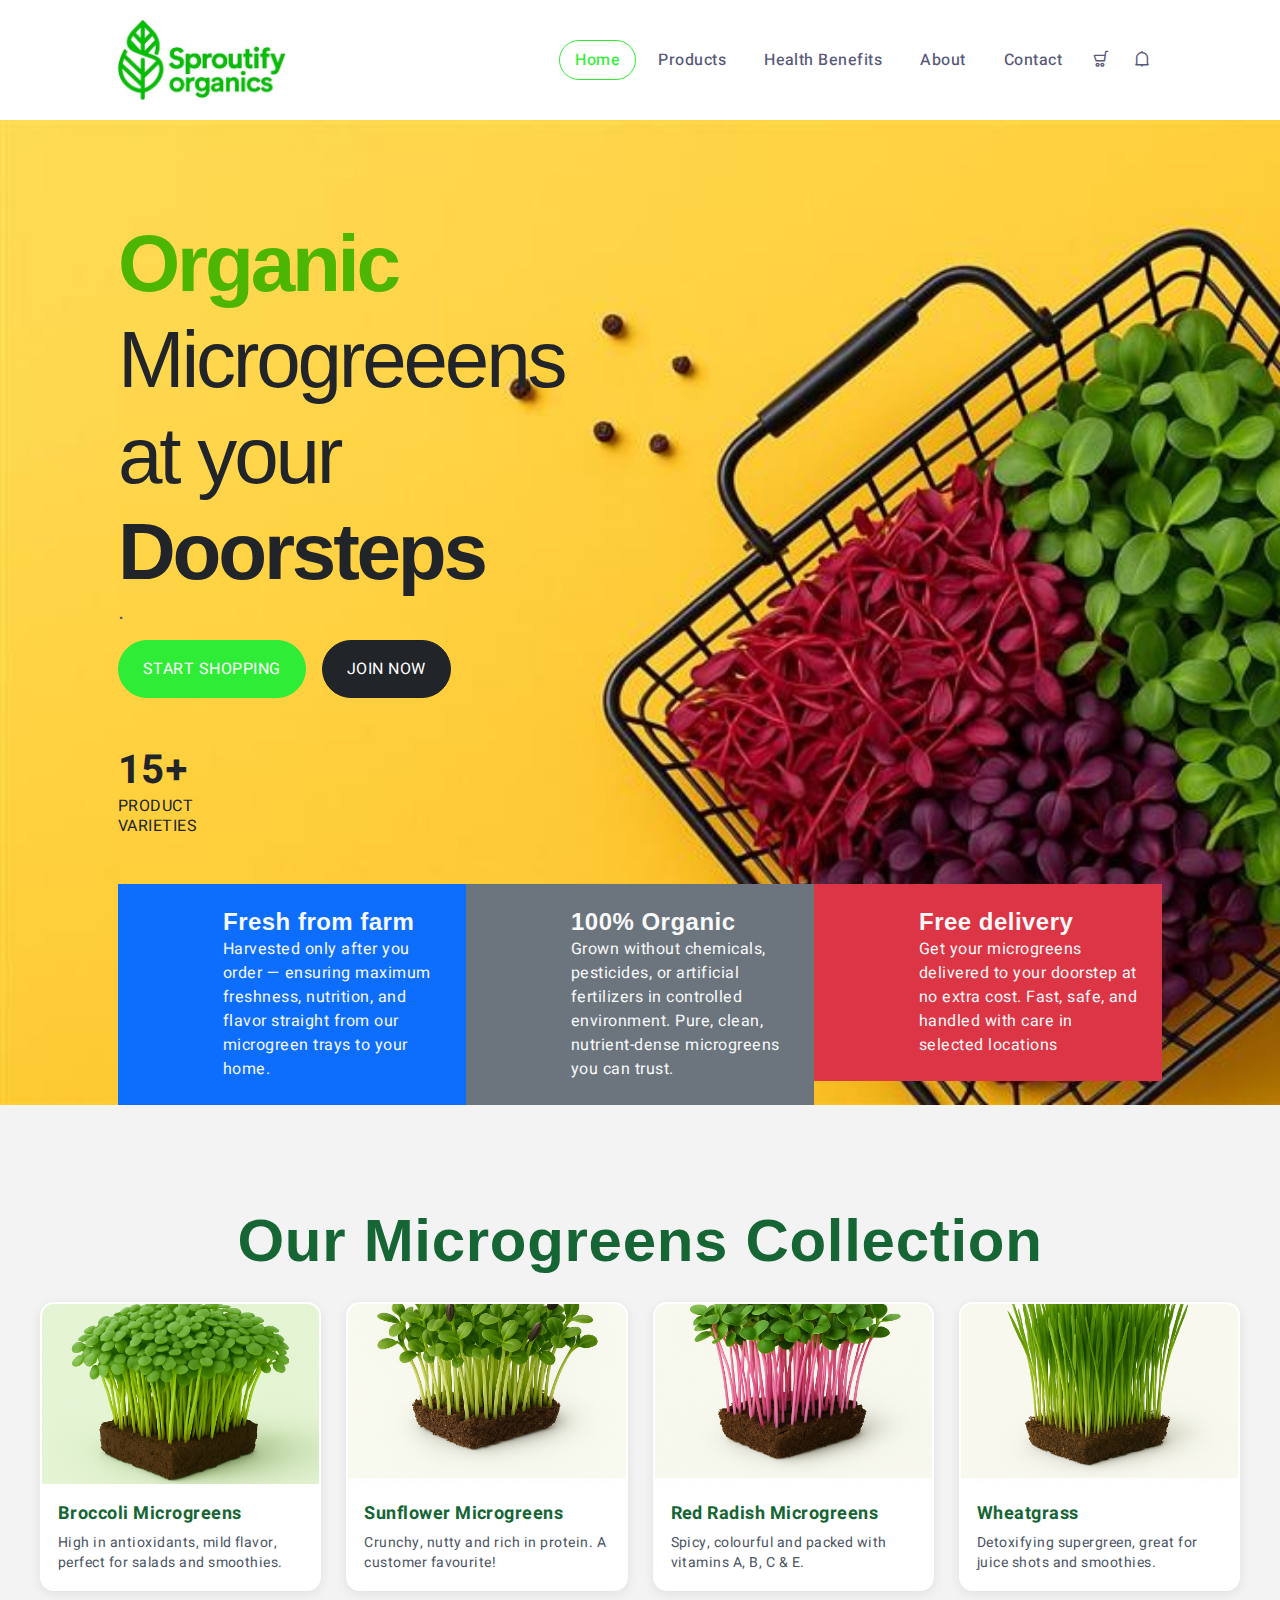
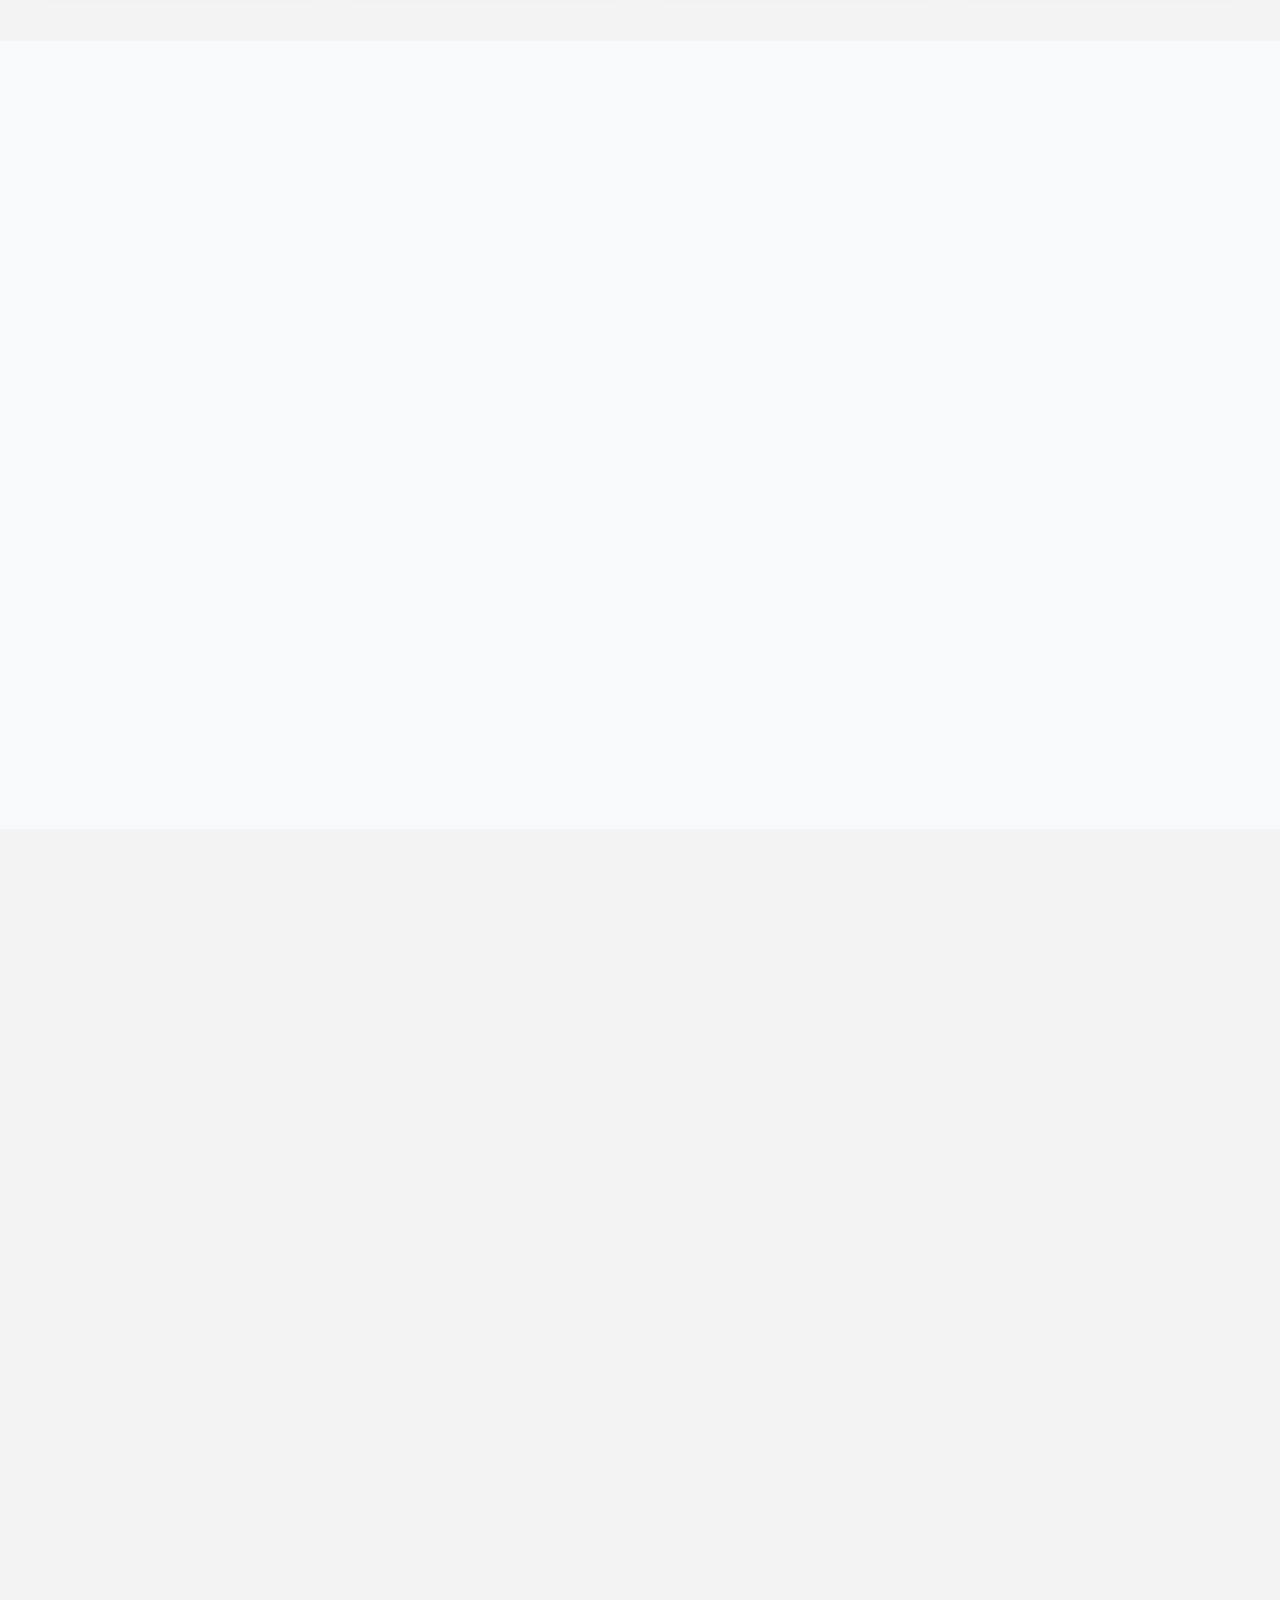
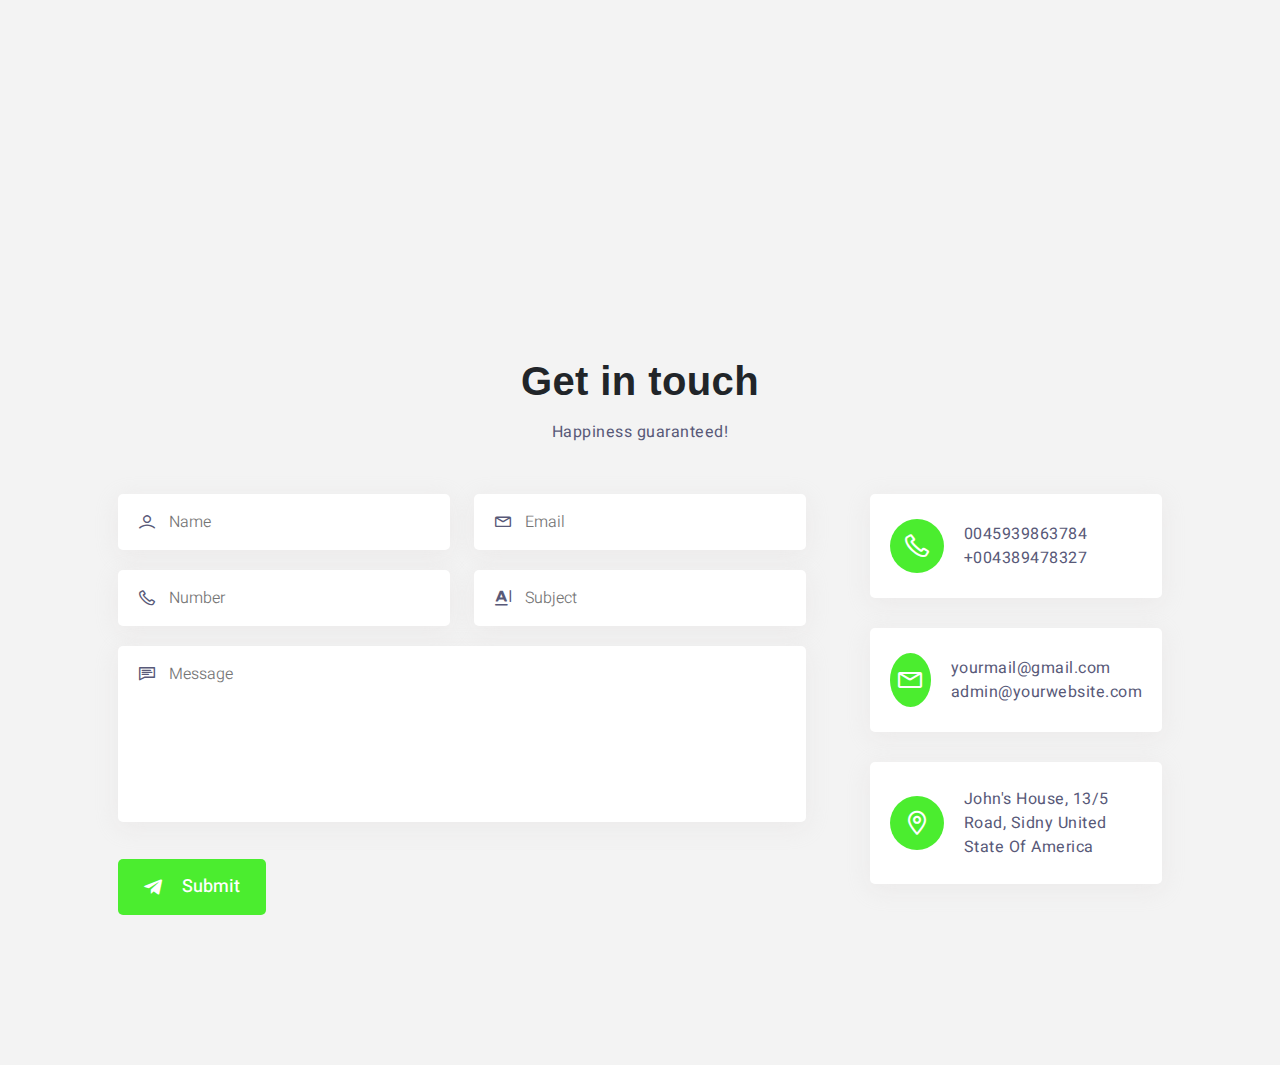
<file: index.html>
<!DOCTYPE html>
<html lang="en">
  <head>
    <title>Organic - Grocery Store HTML Website Template</title>
    <meta charset="utf-8">
    <meta http-equiv="X-UA-Compatible" content="IE=edge">
    <meta name="viewport" content="width=device-width, initial-scale=1.0">
    <meta name="format-detection" content="telephone=no">
    <meta name="apple-mobile-web-app-capable" content="yes">
    <meta name="author" content="">
    <meta name="keywords" content="">
    <meta name="description" content="">
        <link rel="stylesheet" href="assets/css/bootstrap-5.0.0-beta1.min.css" />
    <link rel="stylesheet" href="assets/css/LineIcons.2.0.css"/>
    <link rel="stylesheet" href="assets/css/tiny-slider.css"/>
    <link rel="stylesheet" href="assets/css/animate.css"/>
    <link rel="stylesheet" href="assets/css/lindy-uikit.css"/>

    <link rel="stylesheet" href="https://cdn.jsdelivr.net/npm/swiper@9/swiper-bundle.min.css">
    <link href="https://cdn.jsdelivr.net/npm/bootstrap@5.3.0-alpha3/dist/css/bootstrap.min.css" rel="stylesheet" integrity="sha384-KK94CHFLLe+nY2dmCWGMq91rCGa5gtU4mk92HdvYe+M/SXH301p5ILy+dN9+nJOZ" crossorigin="anonymous">
    <link rel="stylesheet" type="text/css" href="css/vendor.css">
    <link rel="stylesheet" type="text/css" href="style.css">

    <link rel="preconnect" href="https://fonts.googleapis.com">
    <link rel="preconnect" href="https://fonts.gstatic.com" crossorigin>
    <link href="https://fonts.googleapis.com/css2?family=Nunito:wght@400;700&family=Open+Sans:ital,wght@0,400;0,700;1,400;1,700&display=swap" rel="stylesheet">

  </head>
  <body>

         <!-- ========================= header-6 start ========================= -->
      <header class="header header-6">
        <div class="navbar-area">
          <div class="container">
            <div class="row align-items-center">
              <div class="col-lg-12">
                <nav class="navbar navbar-expand-lg">
                  <a class="navbar-brand" href="index.html">
                    <img src="assets/img/logo/logo.jpg" alt="Logo" style="height: 80px" />
                  </a>
                  <button class="navbar-toggler" type="button" data-bs-toggle="collapse" data-bs-target="#navbarSupportedContent6" aria-controls="navbarSupportedContent6" aria-expanded="false" aria-label="Toggle navigation">
                    <span class="toggler-icon"></span>
                    <span class="toggler-icon"></span>
                    <span class="toggler-icon"></span>
                  </button>
  
                  <div class="collapse navbar-collapse sub-menu-bar" id="navbarSupportedContent6">
                    <ul id="nav6" class="navbar-nav ms-auto">
                      <li class="nav-item">
                        <a class="page-scroll active" href="#home">Home</a>
                      </li>
                        <li class="nav-item">
                        <a class="page-scroll" href="#products">Products</a>
                      </li>
                       <li class="nav-item">
                        <a class="page-scroll" href="#healthbenefits">Health Benefits</a>
                      </li>
                      <li class="nav-item">
                        <a class="page-scroll" href="#about">About</a>
                      </li>

                      <li class="nav-item">
                        <a class="page-scroll" href="#contact">Contact</a>
                      </li>
                    </ul>
                  </div>
                  
                  <div class="header-action d-flex">
                    <a href="#0"> <i class="lni lni-cart"></i> </a>
                    <a href="#0"> <i class="lni lni-alarm"></i> </a>
                  </div>
                  <!-- navbar collapse -->
                </nav>
                <!-- navbar -->
              </div>
            </div>
            <!-- row -->
          </div>
          <!-- container -->
        </div>
        <!-- navbar area -->
      </header>

<section style="background-image: url('images/banner-1.jpg');background-repeat: no-repeat;background-size: cover;">
      <div class="container-lg">
        <div class="row">
          <div class="col-lg-6 pt-5 mt-5">
            <h2 class="display-1 ls-1"><span class="fw-bold text-primary">Organic</span> Microgreeens at your <span class="fw-bold">Doorsteps</span></h2>
            <p class="fs-4">.</p>
            <div class="d-flex gap-3">
              <a href="#" class="btn btn-primary text-uppercase fs-6 rounded-pill px-4 py-3 mt-3">Start Shopping</a>
              <a href="#" class="btn btn-dark text-uppercase fs-6 rounded-pill px-4 py-3 mt-3">Join Now</a>
            </div>
            <div class="row my-5">
              <div class="col">
                <div class="row text-dark">
                  <div class="col-auto"><p class="fs-1 fw-bold lh-sm mb-0">15+</p></div>
                  <div class="col"><p class="text-uppercase lh-sm mb-0">Product Varieties</p></div>
                </div>
              </div>
              <div class="col">
                 
              </div>
              <div class="col">
                 
              </div>
            </div>
          </div>
        </div>
        
        <div class="row row-cols-1 row-cols-sm-3 row-cols-lg-3 g-0 justify-content-center">
          <div class="col">
            <div class="card border-0 bg-primary rounded-0 p-4 text-light">
              <div class="row">
                <div class="col-md-3 text-center">
                  <svg width="60" height="60"><use xlink:href="#fresh"></use></svg>
                </div>
                <div class="col-md-9">
                  <div class="card-body p-0">
                    <h5 class="text-light">Fresh from farm</h5>
                    <p class="card-text">Harvested only after you order — ensuring maximum freshness, nutrition, and flavor straight from our microgreen trays to your home.</p>
                  </div>
                </div>
              </div>
            </div>
          </div>
          <div class="col">
            <div class="card border-0 bg-secondary rounded-0 p-4 text-light">
              <div class="row">
                <div class="col-md-3 text-center">
                  <svg width="60" height="60"><use xlink:href="#organic"></use></svg>
                </div>
                <div class="col-md-9">
                  <div class="card-body p-0">
                    <h5 class="text-light">100% Organic</h5>
                    <p class="card-text">Grown without chemicals, pesticides, or artificial fertilizers in controlled environment. Pure, clean, nutrient-dense microgreens you can trust.</p>
                  </div>
                </div>
              </div>
            </div>
          </div>
          <div class="col">
            <div class="card border-0 bg-danger rounded-0 p-4 text-light">
              <div class="row">
                <div class="col-md-3 text-center">
                  <svg width="60" height="60"><use xlink:href="#delivery"></use></svg>
                </div>
                <div class="col-md-9">
                  <div class="card-body p-0">
                    <h5 class="text-light">Free delivery</h5>
                    <p class="card-text">Get your microgreens delivered to your doorstep at no extra cost. Fast, safe, and handled with care in selected locations</p>
                  </div>
                </div>
              </div>
            </div>
          </div>
        </div>
      
      </div>
    </section>
   
    
 <section id="products" class="products-section about-style-4">
  <h2 style="text-align:center; color:#166534; margin-bottom:25px;">
     Our Microgreens Collection
</h2>

<div class="product-grid">

    <!-- Product 1 -->
    <div class="product-card">
        <img src="product_images/bracoli.png" alt="Broccoli Microgreens">
        <div class="product-content">
            <div class="product-title">Broccoli Microgreens</div>
            <div class="product-desc">
                High in antioxidants, mild flavor, perfect for salads and smoothies.
            </div>
        </div>
    </div>

    <!-- Product 2 -->
    <div class="product-card">
        <img src="product_images/sunflower.png" alt="Sunflower Microgreens">
        <div class="product-content">
            <div class="product-title">Sunflower Microgreens</div>
            <div class="product-desc">
                Crunchy, nutty and rich in protein. A customer favourite!
            </div>
        </div>
    </div>

    <!-- Product 3 -->
    <div class="product-card">
        <img src="product_images/radish.png" alt="Radish Microgreens">
        <div class="product-content">
            <div class="product-title">Red Radish Microgreens</div>
            <div class="product-desc">
                Spicy, colourful and packed with vitamins A, B, C & E.
            </div>
        </div>
    </div>

    <!-- Product 4 -->
    <div class="product-card">
        <img src="product_images/wheat.png" alt="Wheatgrass">
        <div class="product-content">
            <div class="product-title">Wheatgrass</div>
            <div class="product-desc">
                Detoxifying supergreen, great for juice shots and smoothies.
            </div>
        </div>
    </div>

</div>


    </section>
<section id="healthbenefits" class="pricing-section pricing-style-4 bg-light">
      <div class="container">
        <div class="row align-items-center">
          <div class="col-xl-5 col-lg-6">
            <div class="section-title mb-60">
              <h3 class="mb-15 wow fadeInUp" data-wow-delay=".2s">Benefits of Micro Greens</h3>
              <p class="wow fadeInUp" data-wow-delay=".4s">Microgreens are some of the most nutrient-dense foods on the planet.
A small handful can deliver more vitamins, antioxidants, and minerals than a full bowl of mature veggies.
Microgreens contain fiber, enzymes, and chlorophyll that naturally help your body detox.
Microgreens are packed with antioxidants, vitamins, and phytonutrients that support a strong immune response.</p>
            </div>
          </div>
          <div class="col-xl-7 col-lg-6">
            <div class="pricing-active-wrapper wow fadeInUp" data-wow-delay=".4s">
              <div class="pricing-active">
                <div class="single-pricing-wrapper">
                  <div class="single-pricing">
                    <h6>Up to 40× More Nutrients</h6>
                    <ul>
                      <li>Supports healthy skin and hair</li>
                      <li>Strengthens immunity</li>
                      <li>Great for kids and adults</li>
                      <li>Improves daily energy levels</li>
                    </ul>
                    <a href="#0" class="button radius-30">Learn More</a>
                  </div>
                </div>
                <div class="single-pricing-wrapper">
                  <div class="single-pricing">
                    <h6>Improves Digestion & Detox</h6>
                    <ul>
                      <li>Aids digestion</li>
                      <li>Supports weight loss</li>
                      <li>Reduces bloating</li>
                      <li>Enhances nutrient absorption</li>
                    </ul>
                    <a href="#0" class="button radius-30">Learn More</a>
                  </div>
                </div>
                <div class="single-pricing-wrapper">
                  <div class="single-pricing">
                    <h6>Boosts Immunity Naturally</h6>
                    <ul>
                      <li>Fights infections naturallys</li>
                      <li>Keeps you active and energetic</li>
                      <li>Great for kids, adults & seniors</li>
                      <li>Helps your body recover faster</li>
                    </ul>
                    <a href="#0" class="button radius-30">Learn More</a>
                  </div>
                </div>
                
              </div>
            </div>
          </div>
        </div>
      </div>
    </section>
    <!-- ========================= pricing style-4 end ========================= -->


    <section id="about" class="about-section about-style-4">
      <div class="container">
        <div class="row align-items-center">
          <div class="col-xl-5 col-lg-6">
            <div class="about-content-wrapper">
              <div class="section-title mb-30">
                <h3 class="mb-25 wow fadeInUp" data-wow-delay=".2s">Sproutify Organics — Fresh Living Starts Here</h3>
                <p class="wow fadeInUp" data-wow-delay=".3s">Discover the simplest way to grow, enjoy, and stay healthy with fresh microgreens delivered to your doorstep.Our mission is to make nutritious food accessible, affordable, and unbelievably easy to include in your daily lifestyle.</p>
              </div>
              <ul>
                <li class="wow fadeInUp" data-wow-delay=".35s">
                  <i class="lni lni-checkmark-circle"></i>
                  We grow clean, chemical-free, nutrient-rich microgreens so you never have to compromise on health.
                </li>
                <li class="wow fadeInUp" data-wow-delay=".4s">
                  <i class="lni lni-checkmark-circle"></i>
                  Your microgreens are harvested only after you place the order, ensuring maximum flavor and nutrition.
                </li>
                <li class="wow fadeInUp" data-wow-delay=".45s">
                  <i class="lni lni-checkmark-circle"></i>
                  We provide guidance, recipes, and the right microgreen varieties for your wellness goals.
                </li>
              </ul>
              <a href="#0" class="button button-lg radius-10 wow fadeInUp" data-wow-delay=".5s">Learn More</a>
            </div>
          </div>
          <div class="col-xl-7 col-lg-6">
            <div class="about-image text-lg-right wow fadeInUp" data-wow-delay=".5s">
              <img src="assets/img/about/about-4/about-me.jpg" alt="">
            </div>
          </div>
        </div>
      </div>
    </section>
    <!-- ========================= about style-4 end ========================= -->



    <!-- ========================= contact-style-3 start ========================= -->

    <section id="contact" class="contact-section contact-style-3">
      <br><br>
      <div class="container">
        <div class="row justify-content-center">
          <div class="col-xxl-5 col-xl-5 col-lg-7 col-md-10">
            <div class="section-title text-center mb-50">
              <h3 class="mb-15">Get in touch</h3>
              <p> Happiness guaranteed!</p>
            </div>
          </div>
        </div>
        <div class="row">
          <div class="col-lg-8">
            <div class="contact-form-wrapper">
              <form action="" method="">
                <div class="row">
                  <div class="col-md-6">
                    <div class="single-input">
                      <input type="text" id="name" name="name" class="form-input" placeholder="Name">
                      <i class="lni lni-user"></i>
                    </div>
                  </div>
                  <div class="col-md-6">
                    <div class="single-input">
                      <input type="email" id="email" name="email" class="form-input" placeholder="Email">
                      <i class="lni lni-envelope"></i>
                    </div>
                  </div>
                  <div class="col-md-6">
                    <div class="single-input">
                      <input type="text" id="number" name="number" class="form-input" placeholder="Number">
                      <i class="lni lni-phone"></i>
                    </div>
                  </div>
                  <div class="col-md-6">
                    <div class="single-input">
                      <input type="text" id="subject" name="subject" class="form-input" placeholder="Subject">
                      <i class="lni lni-text-format"></i>
                    </div>
                  </div>
                  <div class="col-md-12">
                    <div class="single-input">
                      <textarea name="message" id="message" class="form-input" placeholder="Message" rows="6"></textarea>
                      <i class="lni lni-comments-alt"></i>
                    </div>
                  </div>
                  <div class="col-md-12">
                    <div class="form-button">
                      <button type="submit" class="button"> <i class="lni lni-telegram-original"></i> Submit</button>
                    </div>
                  </div>
                </div>
              </form>
            </div>

          </div>

          <div class="col-lg-4">
            <div class="left-wrapper">
              <div class="row">
                <div class="col-lg-12 col-md-6">
                  <div class="single-item">
                    <div class="icon">
                      <i class="lni lni-phone"></i>
                    </div>
                    <div class="text">
                      <p>0045939863784</p>
                      <p>+004389478327</p>
                    </div>
                  </div>
                </div>
                <div class="col-lg-12 col-md-6">
                  <div class="single-item">
                    <div class="icon">
                      <i class="lni lni-envelope"></i>
                    </div>
                    <div class="text">
                      <p>yourmail@gmail.com</p>
                      <p>admin@yourwebsite.com</p>
                    </div>
                  </div>
                </div>
                <div class="col-lg-12 col-md-6">
                  <div class="single-item">
                    <div class="icon">
                      <i class="lni lni-map-marker"></i>
                    </div>
                    <div class="text">
                      <p>John's House, 13/5 Road, Sidny United State Of America</p>
                    </div>
                  </div>
                </div>
              </div>
              
            </div>
          </div>
        </div>
      </div>
    </section>
    <!-- ========================= contact-style-3 end ========================= -->

    <!-- ========================= footer style-4 start ========================= -->
    <footer class="footer footer-style-4">
      
    </footer>
    <!-- ========================= footer style-4 end ========================= -->

    <!-- ========================= scroll-top start ========================= -->
    <a href="#" class="scroll-top"> <i class="lni lni-chevron-up"></i> </a>
    <!-- ========================= scroll-top end ========================= -->
    

    <!-- ========================= JS here ========================= -->
    <script src="assets/js/bootstrap-5.0.0-beta1.min.js"></script>
    <script src="assets/js/tiny-slider.js"></script>
    <script src="assets/js/wow.min.js"></script>
    <script src="assets/js/main.js"></script>
  </body>
</html>

<style>
  
    .product-grid {
        display: grid;
        grid-template-columns: repeat(auto-fit, minmax(250px, 1fr));
        gap: 25px;
        max-width: 1200px;
        margin: auto;
    }

    .product-card {
        background: #ffffff;
        border-radius: 14px;
        overflow: hidden;
        border: 2px solid transparent;
        box-shadow: 0 3px 12px rgba(0,0,0,0.08);
        transition: 0.3s ease;
        cursor: pointer;
    }

    .product-card:hover {
        border-color: #22c55e; /* Sproutyfi green */
        box-shadow: 0 0 18px rgba(34,197,94,0.45);
        transform: translateY(-6px);
    }

    .product-card img {
        width: 100%;
        height: 180px;
        object-fit: cover;
    }

    .product-content {
        padding: 16px;
    }

    .product-title {
        font-size: 18px;
        font-weight: bold;
        color: #166534; /* dark green text */
        margin-bottom: 6px;
    }

    .product-desc {
        font-size: 14px;
        color: #4b5563;
        line-height: 1.45;
    }
</style>
</file>
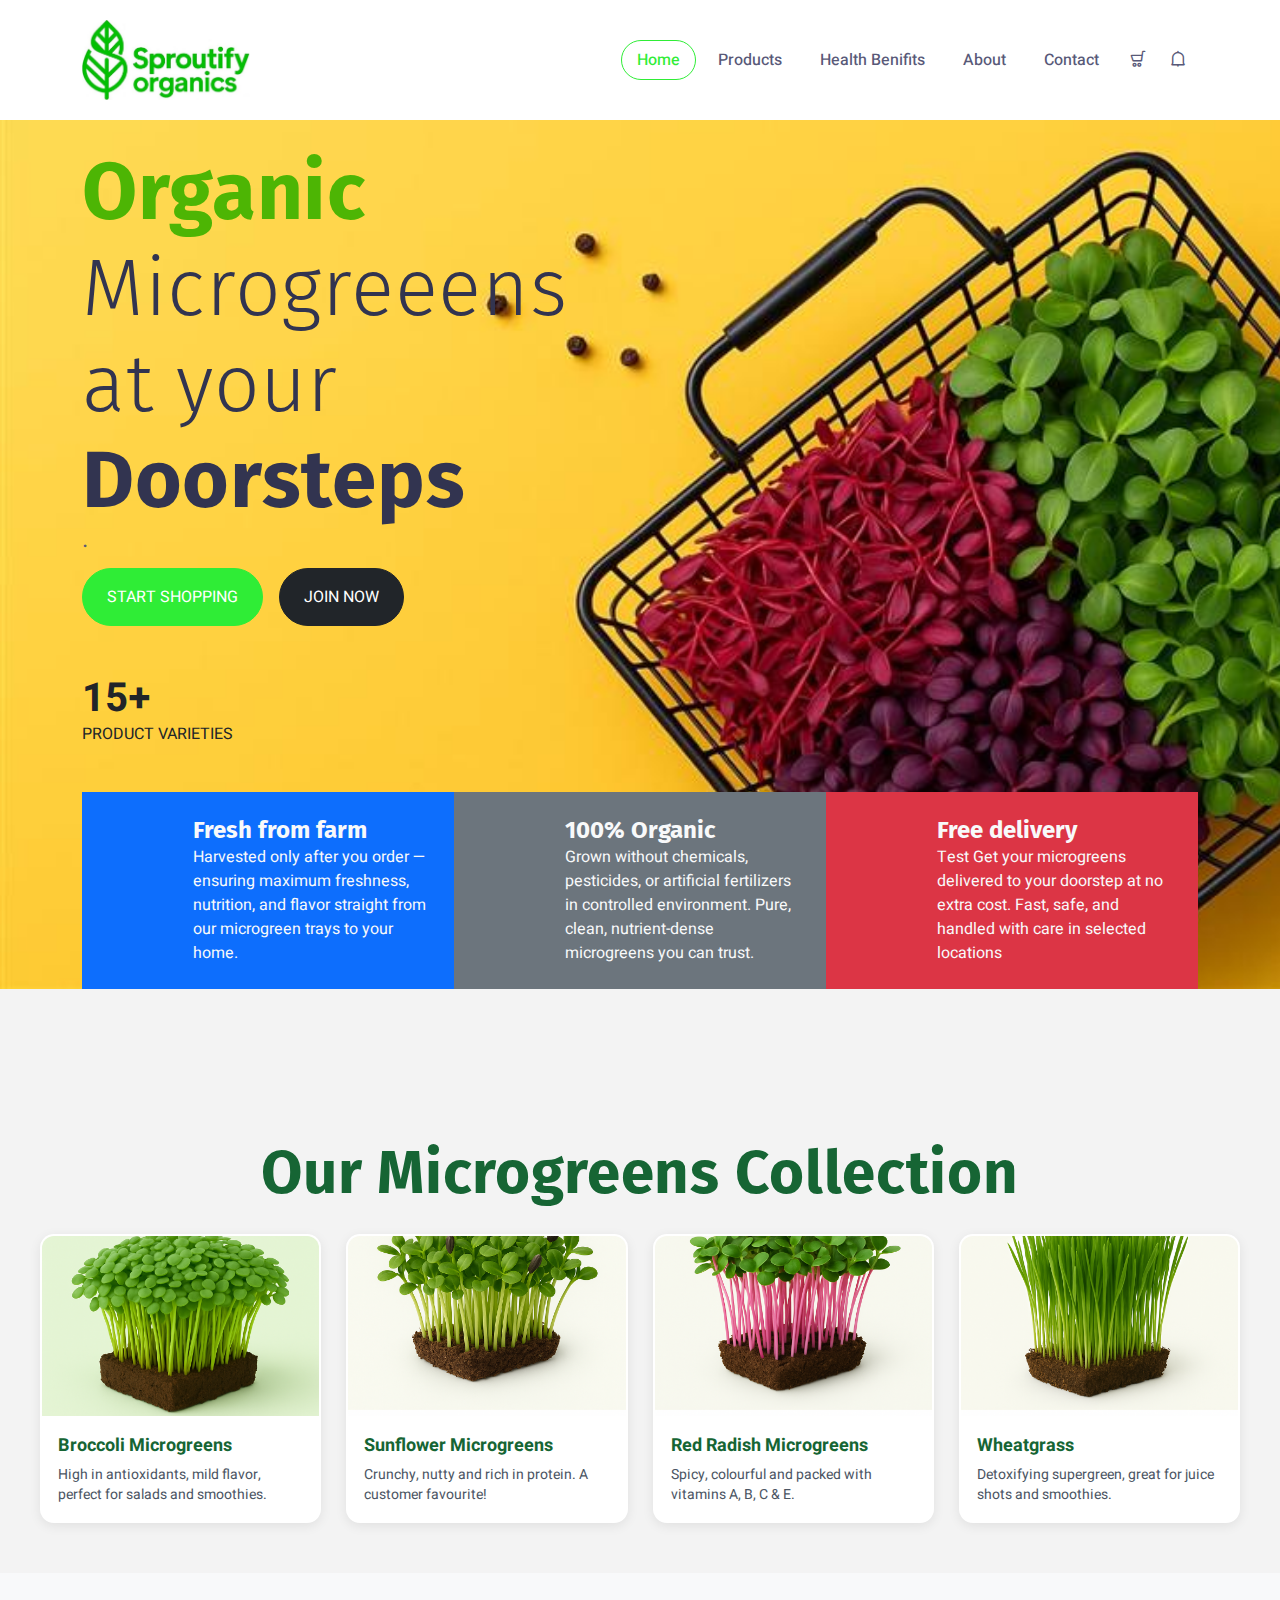
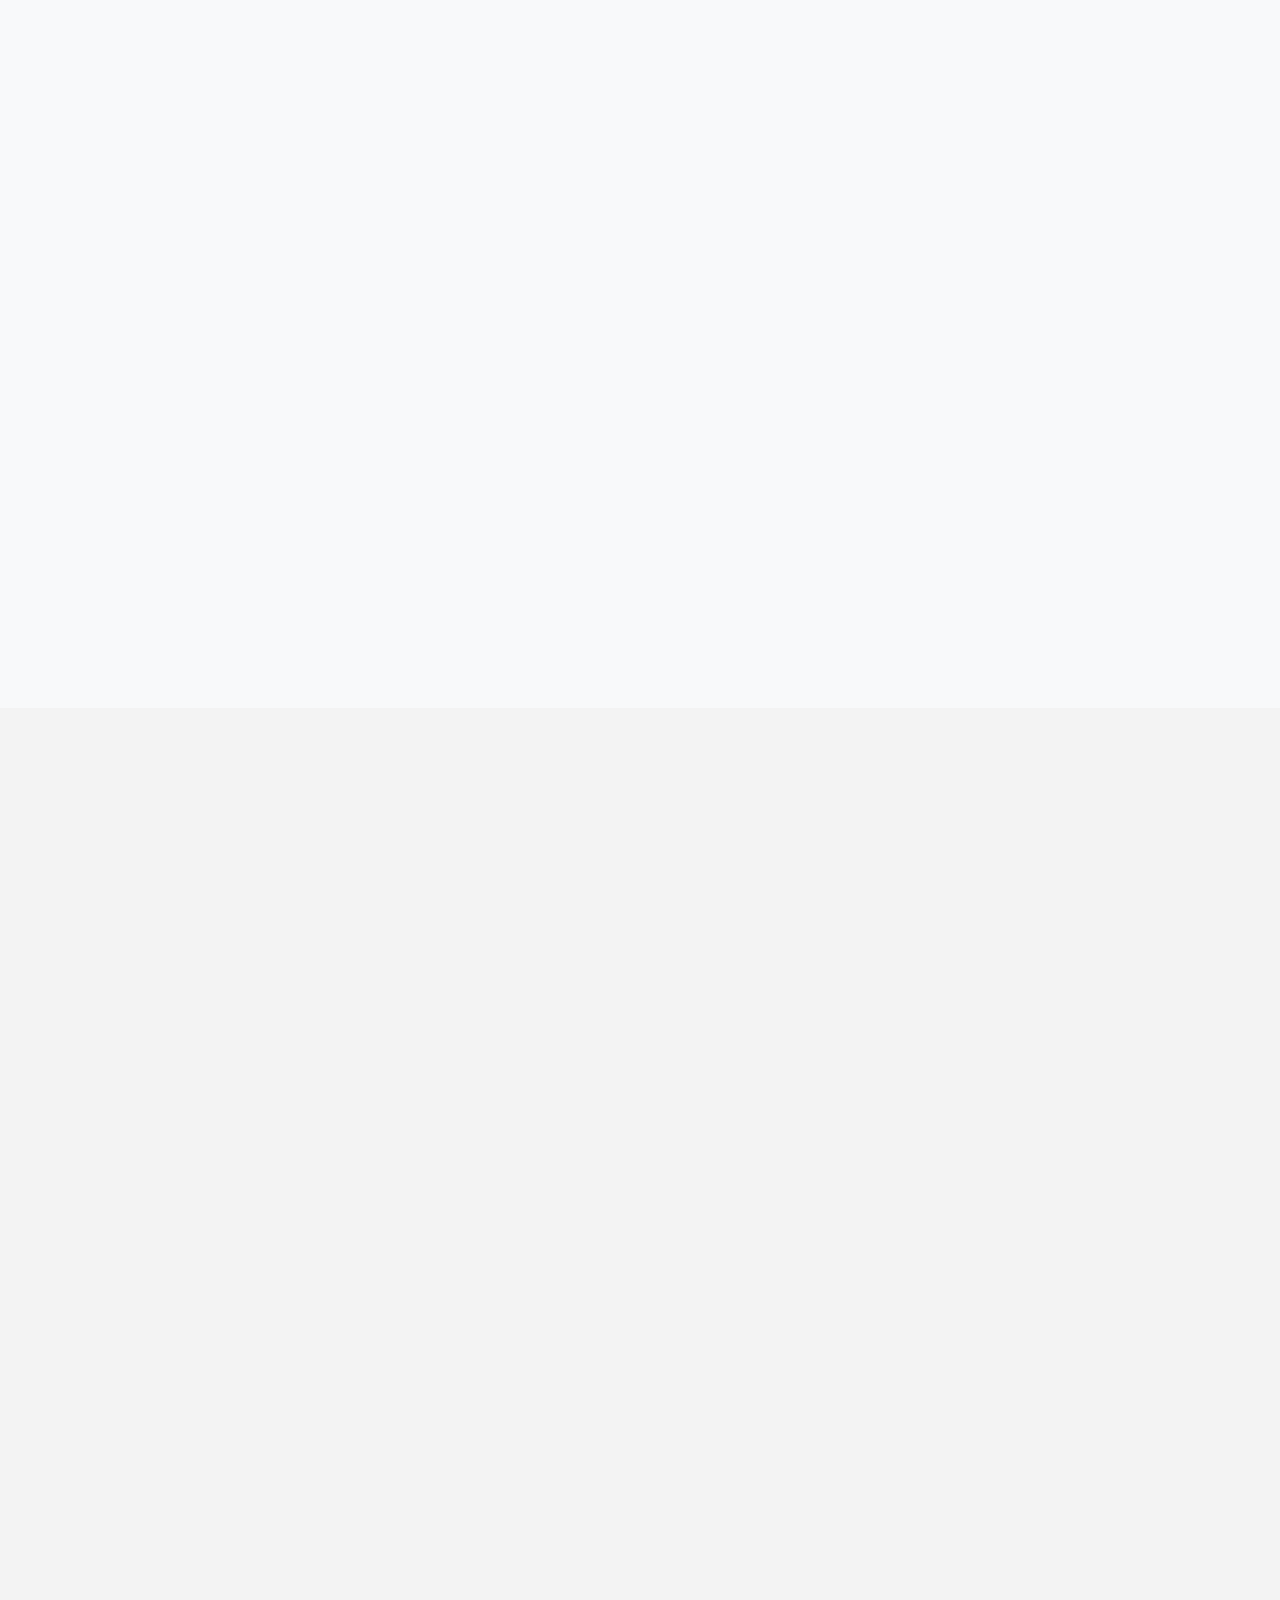
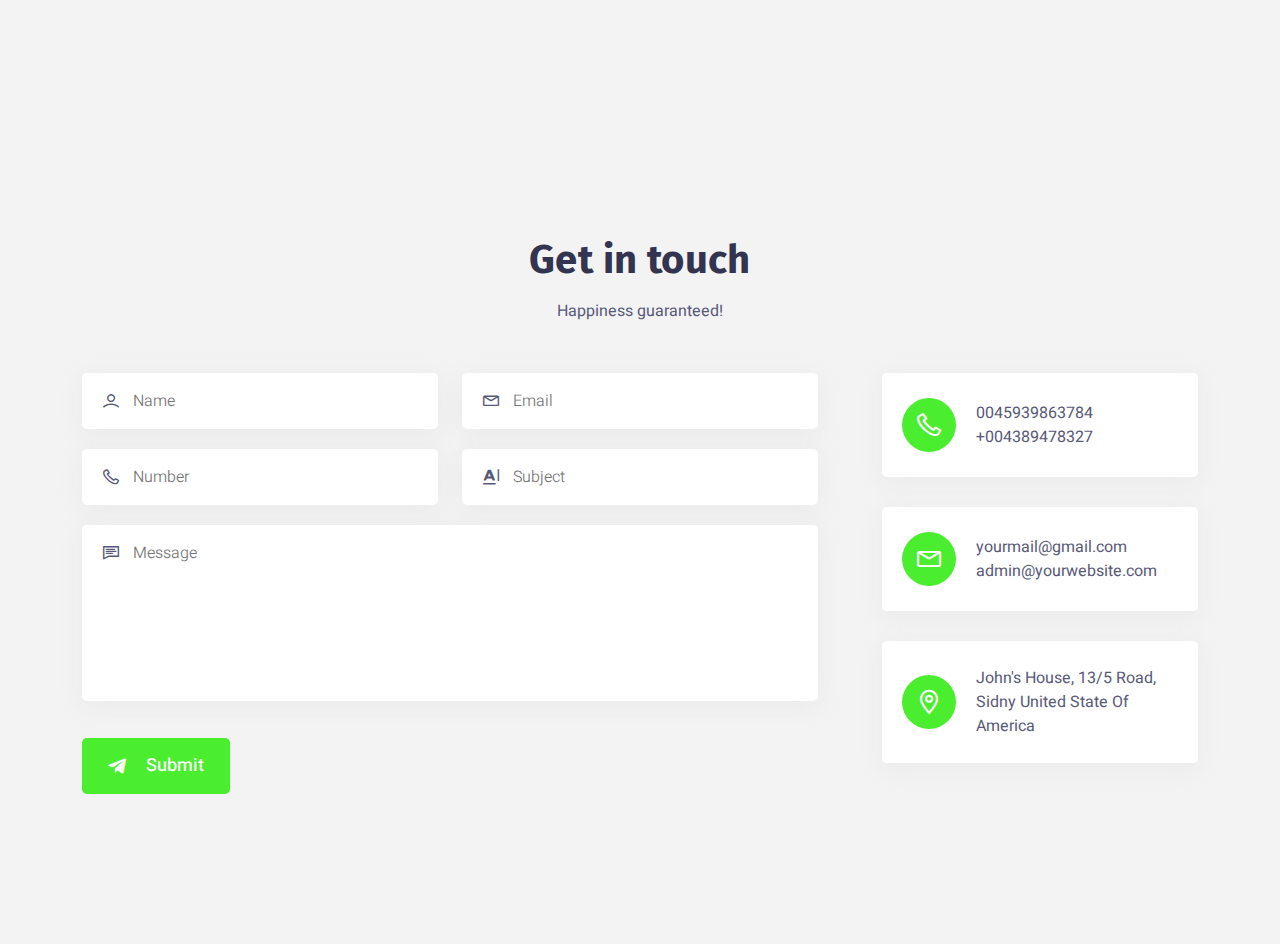
<file: index_viva.html>
<!DOCTYPE html>
<html class="no-js" lang="">
  <head>
    <meta charset="utf-8" />
    <meta http-equiv="x-ua-compatible" content="ie=edge" />
    <title>Nova - Bootstrap 5 Template</title>
    <meta name="description" content="" />
    <meta name="viewport" content="width=device-width, initial-scale=1" />
    <!-- Place favicon.ico in the root directory -->

    <!-- ========================= CSS here ========================= -->
    <link rel="stylesheet" href="assets/css/bootstrap-5.0.0-beta1.min.css" />
    <link rel="stylesheet" href="assets/css/LineIcons.2.0.css"/>
    <link rel="stylesheet" href="assets/css/tiny-slider.css"/>
    <link rel="stylesheet" href="assets/css/animate.css"/>
    <link rel="stylesheet" href="assets/css/lindy-uikit.css"/>
  </head>
  <body>
    <!--[if lte IE 9]>
      <p class="browserupgrade">
        You are using an <strong>outdated</strong> browser. Please
        <a href="https://browsehappy.com/">upgrade your browser</a> to improve
        your experience and security.
      </p>
    <![endif]-->

    <!-- ========================= preloader start ========================= -->
    <div class="preloader">
      <div class="loader">
        <div class="spinner">
          <div class="spinner-container">
            <div class="spinner-rotator">
              <div class="spinner-left">
                <div class="spinner-circle"></div>
              </div>
              <div class="spinner-right">
                <div class="spinner-circle"></div>
              </div>
            </div>
          </div>
        </div>
      </div>
    </div>
    <!-- ========================= preloader end ========================= -->

    <!-- ========================= hero-section-wrapper-5 start ========================= -->
    <section id="home" class="hero-section-wrapper-5">

      <!-- ========================= header-6 start ========================= -->
      <header class="header header-6">
        <div class="navbar-area">
          <div class="container">
            <div class="row align-items-center">
              <div class="col-lg-12">
                <nav class="navbar navbar-expand-lg">
                  <a class="navbar-brand" href="index.html">
                    <img src="assets/img/logo/logo.jpg" alt="Logo" style="height: 80px" />
                  </a>
                  <button class="navbar-toggler" type="button" data-bs-toggle="collapse" data-bs-target="#navbarSupportedContent6" aria-controls="navbarSupportedContent6" aria-expanded="false" aria-label="Toggle navigation">
                    <span class="toggler-icon"></span>
                    <span class="toggler-icon"></span>
                    <span class="toggler-icon"></span>
                  </button>
  
                  <div class="collapse navbar-collapse sub-menu-bar" id="navbarSupportedContent6">
                    <ul id="nav6" class="navbar-nav ms-auto">
                      <li class="nav-item">
                        <a class="page-scroll active" href="#home">Home</a>
                      </li>
                        <li class="nav-item">
                        <a class="page-scroll" href="#products">Products</a>
                      </li>
                       <li class="nav-item">
                        <a class="page-scroll" href="#healthbenifits">Health Benifits</a>
                      </li>
                      <li class="nav-item">
                        <a class="page-scroll" href="#about">About</a>
                      </li>

                      <li class="nav-item">
                        <a class="page-scroll" href="#contact">Contact</a>
                      </li>
                    </ul>
                  </div>
                  
                  <div class="header-action d-flex">
                    <a href="#0"> <i class="lni lni-cart"></i> </a>
                    <a href="#0"> <i class="lni lni-alarm"></i> </a>
                  </div>
                  <!-- navbar collapse -->
                </nav>
                <!-- navbar -->
              </div>
            </div>
            <!-- row -->
          </div>
          <!-- container -->
        </div>
        <!-- navbar area -->
      </header>
      <!-- ========================= header-6 end ========================= -->

      <!-- ========================= hero-5 start ========================= -->
      <br><br>
<section style="background-image: url('images/banner-1.jpg');background-repeat: no-repeat;background-size: cover;">
      <div class="container-lg">
        <div class="row">
          <div class="col-lg-6 pt-5 mt-5">
            <h2 class="display-1 ls-1"><span class="fw-bold text-primary">Organic</span> Microgreeens at your <span class="fw-bold">Doorsteps</span></h2>
            <p class="fs-4">.</p>
            <div class="d-flex gap-3">
              <a href="#" class="btn btn-primary text-uppercase fs-6 rounded-pill px-4 py-3 mt-3">Start Shopping</a>
              <a href="#" class="btn btn-dark text-uppercase fs-6 rounded-pill px-4 py-3 mt-3">Join Now</a>
            </div>
            <div class="row my-5">
              <div class="col">
                <div class="row text-dark">
                  <div class="col-auto"><p class="fs-1 fw-bold lh-sm mb-0">15+</p></div>
                  <div class="col"><p class="text-uppercase lh-sm mb-0">Product Varieties</p></div>
                </div>
              </div>
              <div class="col">
                 
              </div>
              <div class="col">
                 
              </div>
            </div>
          </div>
        </div>
        
        <div class="row row-cols-1 row-cols-sm-3 row-cols-lg-3 g-0 justify-content-center">
          <div class="col">
            <div class="card border-0 bg-primary rounded-0 p-4 text-light">
              <div class="row">
                <div class="col-md-3 text-center">
                  <svg width="60" height="60"><use xlink:href="#fresh"></use></svg>
                </div>
                <div class="col-md-9">
                  <div class="card-body p-0">
                    <h5 class="text-light">Fresh from farm</h5>
                    <p class="card-text">Harvested only after you order — ensuring maximum freshness, nutrition, and flavor straight from our microgreen trays to your home.</p>
                  </div>
                </div>
              </div>
            </div>
          </div>
          <div class="col">
            <div class="card border-0 bg-secondary rounded-0 p-4 text-light">
              <div class="row">
                <div class="col-md-3 text-center">
                  <svg width="60" height="60"><use xlink:href="#organic"></use></svg>
                </div>
                <div class="col-md-9">
                  <div class="card-body p-0">
                    <h5 class="text-light">100% Organic</h5>
                    <p class="card-text">Grown without chemicals, pesticides, or artificial fertilizers in controlled environment. Pure, clean, nutrient-dense microgreens you can trust.</p>
                  </div>
                </div>
              </div>
            </div>
          </div>
          <div class="col">
            <div class="card border-0 bg-danger rounded-0 p-4 text-light">
              <div class="row">
                <div class="col-md-3 text-center">
                  <svg width="60" height="60"><use xlink:href="#delivery"></use></svg>
                </div>
                <div class="col-md-9">
                  <div class="card-body p-0">
                    <h5 class="text-light">Free delivery</h5>
                    <p class="card-text">Test Get your microgreens delivered to your doorstep at no extra cost. Fast, safe, and handled with care in selected locations</p>
                  </div>
                </div>
              </div>
            </div>
          </div>
        </div>
      
      </div>
    </section>

      
      <!-- ========================= hero-5 end ========================= -->

    </section>
    <!-- ========================= hero-section-wrapper-6 end ========================= -->

    <!-- ========================= feature style-5 end ========================= -->

    <!-- ========================= about style-4 start ========================= -->

    <section id="products" class="products-section about-style-4">
      <br><br>
  <h2 style="text-align:center; color:#166534; margin-bottom:25px;">
     Our Microgreens Collection
</h2>

<div class="product-grid">

    <!-- Product 1 -->
    <div class="product-card">
        <img src="product_images/bracoli.png" alt="Broccoli Microgreens">
        <div class="product-content">
            <div class="product-title">Broccoli Microgreens</div>
            <div class="product-desc">
                High in antioxidants, mild flavor, perfect for salads and smoothies.
            </div>
        </div>
    </div>

    <!-- Product 2 -->
    <div class="product-card">
        <img src="product_images/sunflower.png" alt="Sunflower Microgreens">
        <div class="product-content">
            <div class="product-title">Sunflower Microgreens</div>
            <div class="product-desc">
                Crunchy, nutty and rich in protein. A customer favourite!
            </div>
        </div>
    </div>

    <!-- Product 3 -->
    <div class="product-card">
        <img src="product_images/radish.png" alt="Radish Microgreens">
        <div class="product-content">
            <div class="product-title">Red Radish Microgreens</div>
            <div class="product-desc">
                Spicy, colourful and packed with vitamins A, B, C & E.
            </div>
        </div>
    </div>

    <!-- Product 4 -->
    <div class="product-card">
        <img src="product_images/wheat.png" alt="Wheatgrass">
        <div class="product-content">
            <div class="product-title">Wheatgrass</div>
            <div class="product-desc">
                Detoxifying supergreen, great for juice shots and smoothies.
            </div>
        </div>
    </div>

</div>


    </section>

    <!-- ========================= pricing style-4 start ========================= -->
    <section id="healthbenifits" class="pricing-section pricing-style-4 bg-light">
      <div class="container">
        <div class="row align-items-center">
          <div class="col-xl-5 col-lg-6">
            <div class="section-title mb-60">
              <h3 class="mb-15 wow fadeInUp" data-wow-delay=".2s">Benifits of Micro Greens</h3>
              <p class="wow fadeInUp" data-wow-delay=".4s">Microgreens are some of the most nutrient-dense foods on the planet.
A small handful can deliver more vitamins, antioxidants, and minerals than a full bowl of mature veggies.
Microgreens contain fiber, enzymes, and chlorophyll that naturally help your body detox.
Microgreens are packed with antioxidants, vitamins, and phytonutrients that support a strong immune response.</p>
            </div>
          </div>
          <div class="col-xl-7 col-lg-6">
            <div class="pricing-active-wrapper wow fadeInUp" data-wow-delay=".4s">
              <div class="pricing-active">
                <div class="single-pricing-wrapper">
                  <div class="single-pricing">
                    <h6>Up to 40× More Nutrients</h6>
                    <ul>
                      <li>Supports healthy skin and hair</li>
                      <li>Strengthens immunity</li>
                      <li>Great for kids and adults</li>
                      <li>Improves daily energy levels</li>
                    </ul>
                    <a href="#0" class="button radius-30">Learn More</a>
                  </div>
                </div>
                <div class="single-pricing-wrapper">
                  <div class="single-pricing">
                    <h6>Improves Digestion & Detox</h6>
                    <ul>
                      <li>Aids digestion</li>
                      <li>Supports weight loss</li>
                      <li>Reduces bloating</li>
                      <li>Enhances nutrient absorption</li>
                    </ul>
                    <a href="#0" class="button radius-30">Learn More</a>
                  </div>
                </div>
                <div class="single-pricing-wrapper">
                  <div class="single-pricing">
                    <h6>Boosts Immunity Naturally</h6>
                    <ul>
                      <li>Fights infections naturallys</li>
                      <li>Keeps you active and energetic</li>
                      <li>Great for kids, adults & seniors</li>
                      <li>Helps your body recover faster</li>
                    </ul>
                    <a href="#0" class="button radius-30">Learn More</a>
                  </div>
                </div>
                
              </div>
            </div>
          </div>
        </div>
      </div>
    </section>
    <!-- ========================= pricing style-4 end ========================= -->


    <section id="about" class="about-section about-style-4">
      <div class="container">
        <div class="row align-items-center">
          <div class="col-xl-5 col-lg-6">
            <div class="about-content-wrapper">
              <div class="section-title mb-30">
                <h3 class="mb-25 wow fadeInUp" data-wow-delay=".2s">Sproutify Organics — Fresh Living Starts Here</h3>
                <p class="wow fadeInUp" data-wow-delay=".3s">Discover the simplest way to grow, enjoy, and stay healthy with fresh microgreens delivered to your doorstep.Our mission is to make nutritious food accessible, affordable, and unbelievably easy to include in your daily lifestyle.</p>
              </div>
              <ul>
                <li class="wow fadeInUp" data-wow-delay=".35s">
                  <i class="lni lni-checkmark-circle"></i>
                  We grow clean, chemical-free, nutrient-rich microgreens so you never have to compromise on health.
                </li>
                <li class="wow fadeInUp" data-wow-delay=".4s">
                  <i class="lni lni-checkmark-circle"></i>
                  Your microgreens are harvested only after you place the order, ensuring maximum flavor and nutrition.
                </li>
                <li class="wow fadeInUp" data-wow-delay=".45s">
                  <i class="lni lni-checkmark-circle"></i>
                  We provide guidance, recipes, and the right microgreen varieties for your wellness goals.
                </li>
              </ul>
              <a href="#0" class="button button-lg radius-10 wow fadeInUp" data-wow-delay=".5s">Learn More</a>
            </div>
          </div>
          <div class="col-xl-7 col-lg-6">
            <div class="about-image text-lg-right wow fadeInUp" data-wow-delay=".5s">
              <img src="assets/img/about/about-4/about-me.jpg" alt="">
            </div>
          </div>
        </div>
      </div>
    </section>
    <!-- ========================= about style-4 end ========================= -->



    <!-- ========================= contact-style-3 start ========================= -->

    <section id="contact" class="contact-section contact-style-3">
      <br><br>
      <div class="container">
        <div class="row justify-content-center">
          <div class="col-xxl-5 col-xl-5 col-lg-7 col-md-10">
            <div class="section-title text-center mb-50">
              <h3 class="mb-15">Get in touch</h3>
              <p> Happiness guaranteed!</p>
            </div>
          </div>
        </div>
        <div class="row">
          <div class="col-lg-8">
            <div class="contact-form-wrapper">
              <form action="" method="">
                <div class="row">
                  <div class="col-md-6">
                    <div class="single-input">
                      <input type="text" id="name" name="name" class="form-input" placeholder="Name">
                      <i class="lni lni-user"></i>
                    </div>
                  </div>
                  <div class="col-md-6">
                    <div class="single-input">
                      <input type="email" id="email" name="email" class="form-input" placeholder="Email">
                      <i class="lni lni-envelope"></i>
                    </div>
                  </div>
                  <div class="col-md-6">
                    <div class="single-input">
                      <input type="text" id="number" name="number" class="form-input" placeholder="Number">
                      <i class="lni lni-phone"></i>
                    </div>
                  </div>
                  <div class="col-md-6">
                    <div class="single-input">
                      <input type="text" id="subject" name="subject" class="form-input" placeholder="Subject">
                      <i class="lni lni-text-format"></i>
                    </div>
                  </div>
                  <div class="col-md-12">
                    <div class="single-input">
                      <textarea name="message" id="message" class="form-input" placeholder="Message" rows="6"></textarea>
                      <i class="lni lni-comments-alt"></i>
                    </div>
                  </div>
                  <div class="col-md-12">
                    <div class="form-button">
                      <button type="submit" class="button"> <i class="lni lni-telegram-original"></i> Submit</button>
                    </div>
                  </div>
                </div>
              </form>
            </div>

          </div>

          <div class="col-lg-4">
            <div class="left-wrapper">
              <div class="row">
                <div class="col-lg-12 col-md-6">
                  <div class="single-item">
                    <div class="icon">
                      <i class="lni lni-phone"></i>
                    </div>
                    <div class="text">
                      <p>0045939863784</p>
                      <p>+004389478327</p>
                    </div>
                  </div>
                </div>
                <div class="col-lg-12 col-md-6">
                  <div class="single-item">
                    <div class="icon">
                      <i class="lni lni-envelope"></i>
                    </div>
                    <div class="text">
                      <p>yourmail@gmail.com</p>
                      <p>admin@yourwebsite.com</p>
                    </div>
                  </div>
                </div>
                <div class="col-lg-12 col-md-6">
                  <div class="single-item">
                    <div class="icon">
                      <i class="lni lni-map-marker"></i>
                    </div>
                    <div class="text">
                      <p>John's House, 13/5 Road, Sidny United State Of America</p>
                    </div>
                  </div>
                </div>
              </div>
              
            </div>
          </div>
        </div>
      </div>
    </section>
    <!-- ========================= contact-style-3 end ========================= -->

    <!-- ========================= footer style-4 start ========================= -->
    <footer class="footer footer-style-4">
      
    </footer>
    <!-- ========================= footer style-4 end ========================= -->

    <!-- ========================= scroll-top start ========================= -->
    <a href="#" class="scroll-top"> <i class="lni lni-chevron-up"></i> </a>
    <!-- ========================= scroll-top end ========================= -->
		

    <!-- ========================= JS here ========================= -->
    <script src="assets/js/bootstrap-5.0.0-beta1.min.js"></script>
    <script src="assets/js/tiny-slider.js"></script>
    <script src="assets/js/wow.min.js"></script>
    <script src="assets/js/main.js"></script>
  </body>
</html>


<style>
  
    .product-grid {
        display: grid;
        grid-template-columns: repeat(auto-fit, minmax(250px, 1fr));
        gap: 25px;
        max-width: 1200px;
        margin: auto;
    }

    .product-card {
        background: #ffffff;
        border-radius: 14px;
        overflow: hidden;
        border: 2px solid transparent;
        box-shadow: 0 3px 12px rgba(0,0,0,0.08);
        transition: 0.3s ease;
        cursor: pointer;
    }

    .product-card:hover {
        border-color: #22c55e; /* Sproutyfi green */
        box-shadow: 0 0 18px rgba(34,197,94,0.45);
        transform: translateY(-6px);
    }

    .product-card img {
        width: 100%;
        height: 180px;
        object-fit: cover;
    }

    .product-content {
        padding: 16px;
    }

    .product-title {
        font-size: 18px;
        font-weight: bold;
        color: #166534; /* dark green text */
        margin-bottom: 6px;
    }

    .product-desc {
        font-size: 14px;
        color: #4b5563;
        line-height: 1.45;
    }
</style>
</file>
<file: assets/css/tiny-slider.css>
.tns-outer{padding:0 !important}.tns-outer [hidden]{display:none !important}.tns-outer [aria-controls],.tns-outer [data-action]{cursor:pointer}.tns-slider{-webkit-transition:all 0s;-moz-transition:all 0s;transition:all 0s}.tns-slider>.tns-item{-webkit-box-sizing:border-box;-moz-box-sizing:border-box;box-sizing:border-box}.tns-horizontal.tns-subpixel{white-space:nowrap}.tns-horizontal.tns-subpixel>.tns-item{display:inline-block;vertical-align:top;white-space:normal}.tns-horizontal.tns-no-subpixel:after{content:'';display:table;clear:both}.tns-horizontal.tns-no-subpixel>.tns-item{float:left}.tns-horizontal.tns-carousel.tns-no-subpixel>.tns-item{margin-right:-100%}.tns-no-calc{position:relative;left:0}.tns-gallery{position:relative;left:0;min-height:1px}.tns-gallery>.tns-item{position:absolute;left:-100%;-webkit-transition:transform 0s, opacity 0s;-moz-transition:transform 0s, opacity 0s;transition:transform 0s, opacity 0s}.tns-gallery>.tns-slide-active{position:relative;left:auto !important}.tns-gallery>.tns-moving{-webkit-transition:all 0.25s;-moz-transition:all 0.25s;transition:all 0.25s}.tns-autowidth{display:inline-block}.tns-lazy-img{-webkit-transition:opacity 0.6s;-moz-transition:opacity 0.6s;transition:opacity 0.6s;opacity:0.6}.tns-lazy-img.tns-complete{opacity:1}.tns-ah{-webkit-transition:height 0s;-moz-transition:height 0s;transition:height 0s}.tns-ovh{overflow:hidden}.tns-visually-hidden{position:absolute;left:-10000em}.tns-transparent{opacity:0;visibility:hidden}.tns-fadeIn{opacity:1;filter:alpha(opacity=100);z-index:0}.tns-normal,.tns-fadeOut{opacity:0;filter:alpha(opacity=0);z-index:-1}.tns-vpfix{white-space:nowrap}.tns-vpfix>div,.tns-vpfix>li{display:inline-block}.tns-t-subp2{margin:0 auto;width:310px;position:relative;height:10px;overflow:hidden}.tns-t-ct{width:2333.3333333%;width:-webkit-calc(100% * 70 / 3);width:-moz-calc(100% * 70 / 3);width:calc(100% * 70 / 3);position:absolute;right:0}.tns-t-ct:after{content:'';display:table;clear:both}.tns-t-ct>div{width:1.4285714%;width:-webkit-calc(100% / 70);width:-moz-calc(100% / 70);width:calc(100% / 70);height:10px;float:left}

/*# sourceMappingURL=sourcemaps/tiny-slider.css.map */
</file>
<file: style.css>
/*
Theme Name: Organic
Theme URI: https://templatesjungle.com/
Author: TemplatesJungle
Author URI: https://templatesjungle.com/
Description: Organic is specially designed product packaged for eCommerce store websites.
Version: 1.1
*/

/*--------------------------------------------------------------
This is main CSS file that contains custom style rules used in this template
--------------------------------------------------------------*/
/*--------------------------------------------------------------
/** VARIABLES
--------------------------------------------------------------*/
body {
  --heading-font        : "Inter", sans-serif;
  --bs-link-color: #333;
  --bs-link-hover-color:#333;

  --bs-link-color-rgb: 40,40,40;
  --bs-link-hover-color-rgb: 0,0,0;

  --bs-light-rgb: 248, 248, 248;

  --bs-font-sans-serif: "Inter", sans-serif;
  --bs-body-font-family: var(--bs-font-sans-serif);
  --bs-body-font-size: 1rem;
  --bs-body-font-weight: 400;
  --bs-body-line-height: 2;
  --bs-body-color: #747474;

  --bs-primary: #6BB252;
  --bs-primary-rgb: 107, 178, 82;
  
  --bs-secondary: #364127;
  --bs-secondary-rgb: 54, 65, 39;
  
  --bs-danger: #F95F09;
  --bs-danger-rgb: 249, 95, 9;

  --bs-success: #a3be4c;
  --bs-success-rgb: 163, 190, 76;
  
  --bs-primary-bg-subtle: #FFF9EB;
  --bs-success-bg-subtle: #eef5e5;
  
  --bs-border-color: #F7F7F7;
}
.btn-primary {
  --bs-btn-color: #fff;
  --bs-btn-bg: var(--bs-primary);
  --bs-btn-border-color: transparent;
  --bs-btn-hover-color: #fff;
  --bs-btn-hover-bg: #f7a422;
  --bs-btn-hover-border-color: transparent;
  --bs-btn-focus-shadow-rgb: 49,132,253;
  --bs-btn-active-color: #fff;
  --bs-btn-active-bg: var(--bs-primary);
  --bs-btn-active-border-color: transparent;
  --bs-btn-active-shadow: inset 0 3px 5px rgba(0, 0, 0, 0.125);
  --bs-btn-disabled-color: #fff;
  --bs-btn-disabled-bg: #d3d7dd;
  --bs-btn-disabled-border-color: transparent;
}
.btn-outline-primary {
  --bs-btn-color: var(--bs-primary);
  --bs-btn-border-color: var(--bs-primary);
  --bs-btn-hover-color: #fff;
  --bs-btn-hover-bg: #ffc107;
  --bs-btn-hover-border-color: #ffc107;
  --bs-btn-focus-shadow-rgb: 13,110,253;
  --bs-btn-active-color: #fff;
  --bs-btn-active-bg: #ffc107;
  --bs-btn-active-border-color: #ffc107;
  --bs-btn-active-shadow: inset 0 3px 5px rgba(0, 0, 0, 0.125);
  --bs-btn-disabled-color: #fff3cd;
  --bs-btn-disabled-bg: transparent;
  --bs-btn-disabled-border-color: #fff3cd;
  --bs-gradient: none;
}
.btn-outline-light {
  --bs-btn-color: #747474;
  --bs-btn-border-color: #EFEFEF;
  --bs-btn-hover-color: #000;
  --bs-btn-hover-bg: #EFEFEF;
  --bs-btn-hover-border-color: #EFEFEF;
  --bs-btn-focus-shadow-rgb: 248,249,250;
  --bs-btn-active-color: #000;
  --bs-btn-active-bg: #EFEFEF;
  --bs-btn-active-border-color: #EFEFEF;
  --bs-btn-active-shadow: inset 0 3px 5px rgba(0, 0, 0, 0.125);
  --bs-btn-disabled-color: #EFEFEF;
  --bs-btn-disabled-bg: transparent;
  --bs-btn-disabled-border-color: #EFEFEF;
  --bs-gradient: none;
}
.btn-warning {
  --bs-btn-color: #747474;
  --bs-btn-bg: #FCF7EB;
  --bs-btn-border-color: #FCF7EB;
  --bs-btn-hover-color: #747474;
  --bs-btn-hover-bg: #FFECBE;
  --bs-btn-hover-border-color: #FFECBE;
  --bs-btn-focus-shadow-rgb: 217,164,6;
  --bs-btn-active-color: #000;
  --bs-btn-active-bg: #FFECBE;
  --bs-btn-active-border-color: #FFECBE;
  --bs-btn-active-shadow: inset 0 3px 5px rgba(0, 0, 0, 0.125);
  --bs-btn-disabled-color: #000;
  --bs-btn-disabled-bg: #FCF7EB;
  --bs-btn-disabled-border-color: #FCF7EB;
}
.btn-success {
  --bs-btn-color: #222;
  --bs-btn-bg: #EEF5E4;
  --bs-btn-border-color: #EEF5E4;
  --bs-btn-hover-color: #222;
  --bs-btn-hover-bg: #9de3c2;
  --bs-btn-hover-border-color: #9de3c2;
  --bs-btn-focus-shadow-rgb: 60,153,110;
  --bs-btn-active-color: #222;
  --bs-btn-active-bg: #9de3c2;
  --bs-btn-active-border-color: #9de3c2;
  --bs-btn-active-shadow: inset 0 3px 5px rgba(0, 0, 0, 0.125);
  --bs-btn-disabled-color: #222;
  --bs-btn-disabled-bg: #EEF5E4;
  --bs-btn-disabled-border-color: #EEF5E4;
}
.btn-danger {
  --bs-btn-color: #222;
  --bs-btn-bg: #FFEADA;
  --bs-btn-border-color: #FFEADA;
  --bs-btn-hover-color: #222;
  --bs-btn-hover-bg: #ecc9af;
  --bs-btn-hover-border-color: #ecc9af;
  --bs-btn-focus-shadow-rgb: 60,153,110;
  --bs-btn-active-color: #222;
  --bs-btn-active-bg: #ecc9af;
  --bs-btn-active-border-color: #ecc9af;
  --bs-btn-active-shadow: inset 0 3px 5px rgba(0, 0, 0, 0.125);
  --bs-btn-disabled-color: #222;
  --bs-btn-disabled-bg: #FFEADA;
  --bs-btn-disabled-border-color: #FFEADA;
}
body {
  letter-spacing: 0.03em;
}
h1,h2,h3,h4,h5,h6 {
  font-family: var(--heading-font);
  color: var(--bs-dark);
  font-weight: 700;
}
.breadcrumb.text-white {
  --bs-breadcrumb-divider-color: #fff;
  --bs-breadcrumb-item-active-color: var(--bs-primary);
}
.dropdown-menu {
  --bs-dropdown-link-active-bg: var(--bs-primary);
}
.nav-pills .nav-link {
  --bs-nav-pills-link-active-color: #111;
  --bs-nav-pills-link-active-bg: #f1f1f1;
}
.pagination {
  --bs-pagination-active-bg: var(--bs-primary);
  --bs-pagination-active-border-color: var(--bs-primary);
}
.container, .container-fluid, .container-lg, .container-md, .container-sm, .container-xl, .container-xxl {
  --bs-gutter-x: 3rem;
}
/*----------------------------------------------*/
/* 6. SITE STRUCTURE */
/*----------------------------------------------*/
/* 6.1 Header
--------------------------------------------------------------*/
/* Preloader */
.preloader-wrapper {
  width: 100%;
  height: 100vh;
  margin: 0 auto;
  position: fixed;
  top: 0;
  left: 0;
  z-index: 111;
  background: #fff;
}

.preloader-wrapper .preloader {
  margin: 20% auto 0;
  transform: translateZ(0);
}

.preloader:before,
.preloader:after {
  content: '';
  position: absolute;
  top: 0;
}

.preloader:before,
.preloader:after,
.preloader {
  border-radius: 50%;
  width: 2em;
  height: 2em;
  animation: animation 1.2s infinite ease-in-out;
}

.preloader {
  animation-delay: -0.16s;
}

.preloader:before {
  left: -3.5em;
  animation-delay: -0.32s;
}

.preloader:after {
  left: 3.5em;
}

@keyframes animation {
  0%,
  80%,
  100% {
    box-shadow: 0 2em 0 -1em var(--bs-primary);
  }
  40% {
    box-shadow: 0 2em 0 0 var(--bs-primary);
  }
}

/* *** Start editing below this line *** */
/* .container-fluid {
  max-width: 1600px;
}
*/
@media (min-width: 1400px) {
  .container-lg {
      max-width: 1600px;
  }
} 

.banner-blocks {
  display: grid;
  grid-template-columns: repeat(12, 1fr);
  grid-template-rows: repeat(2, 1fr);
  grid-gap: 2rem;
}
.block-1 { grid-area: 1 / 1 / 3 / 8; }
.block-2 { grid-area: 1 / 8 / 2 / 13; }
.block-3 { grid-area: 2 / 8 / 3 / 13; }

@media screen and (max-width:1140px) {
  .banner-blocks {
    grid-template-columns: 1fr;
    grid-template-rows: repeat(4, 1fr);
  }
  .block-1 { grid-area: 1 / 1 / 3 / 2; }
  .block-2 { grid-area: 3 / 1 / 4 / 2; }
  .block-3 { grid-area: 4 / 1 / 5 / 2; }
  
}

/* Swiper carousel */
.swiper-prev,
.swiper-next {
  width: 38px;
  height: 38px;
  line-height: 38px;
  background: #F1F1F1;
  color: #222222;
  padding: 0;
  text-align: center;
  border-radius: 10px;
  --bs-btn-border-color: transparent;
  --bs-btn-active-bg: #ec9b22;
  --bs-btn-active-border-color: transparent;
  --bs-btn-hover-bg: var(--bs-primary);
  --bs-btn-hover-border-color: transparent;
  --bs-btn-disabled-color: #ccc;
  --bs-btn-disabled-bg: #eaeaea;
  --bs-btn-disabled-border-color: #eaeaea
}
.swiper-prev:hover,
.swiper-next:hover {
  background: var(--bs-primary);
}

/* category carousel */
.category-carousel .category-item {
  background: #FFFFFF;
  border: 1px solid #FBFBFB;
  box-shadow: 0px 5px 22px rgba(0, 0, 0, 0.04);
  border-radius: 16px;
  text-align: center;
  padding: 60px 20px;
  margin: 20px 0;
  transition: box-shadow 0.3s ease-out, transform 0.3s ease-out;
}
.category-carousel .category-item:hover {
  transform: translate3d(0,-10px,0);
  box-shadow: 0px 21px 44px rgba(0, 0, 0, 0.08);
}
.category-carousel .category-item .category-title {
  font-weight: 600;
  font-size: 20px;
  line-height: 27px;
  letter-spacing: 0.02em;
  text-transform: capitalize;
  color: #222222;
  margin-top: 20px;
}

/* brand carousel */
.brand-carousel .brand-item {
  background: #FFFFFF;
  border: 1px solid #FBFBFB;
  box-shadow: 0px 5px 22px rgba(0, 0, 0, 0.04);
  border-radius: 16px;
  padding: 16px;
}
.brand-carousel .brand-item img {
  width: 100%;
  border-radius: 12px;
}
.brand-carousel .brand-item .brand-details {
  margin-left: 15px;
}
.brand-carousel .brand-item .brand-title {
  margin: 0;
}

/* product tabs */
.product-tabs .nav-tabs {
  justify-content: flex-end;
  border: none;
  
  --bs-nav-link-hover-color: #111;
  --bs-nav-link-color: #555;
  --bs-nav-tabs-link-border-color: #fff;
  --bs-nav-tabs-link-hover-border-color: transparent;
  --bs-nav-tabs-link-active-border-color: #fff;
}
.product-tabs .nav-tabs .nav-link.active, 
.product-tabs .nav-tabs .nav-item.show .nav-link {
  /* border: none; */
  border-bottom: 3px solid var(--bs-primary);
}

/* products-carousel */
.products-carousel .swiper, .products-carousel .swiper-container {
  overflow: visible;
}

/* product-grid */
input[type=number]::-webkit-inner-spin-button, 
input[type=number]::-webkit-outer-spin-button {  
   opacity: 1;
}
.product-item .button-area .quantity {
  padding: 0.5rem;
}
.product-item .button-area {
  display: none;
  position: absolute;
  text-align: center;
  background: #fff;
  width: 100%;
  left: 0;
  bottom: -55px;
  z-index: 1;
  box-shadow: 0px 20px 44px rgba(0, 0, 0, 0.08);
  /* transition: box-shadow 0.3s ease-out; */
}
.product-item {
  position: relative;
  padding: 16px;
  background: #FFFFFF;
  border-radius: 16px;
  margin-bottom: 30px;
  box-shadow: 0px 0px 22px rgba(0, 0, 0, 0);
  /* transition: box-shadow 0.3s ease-out, margin 0.3s ease-out; */
}
.product-item:hover .button-area {
  display: block;
}
.product-item:hover {
  /* z-index: 1; */
  /* margin-bottom: -50px; */
  /* max-height: 500px; */
  box-shadow: 0px 0px 44px rgba(0, 0, 0, 0.08);
}
.product-item figure {
  text-align: center;
}
.product-item figure img {
  max-height: 210px;
  height: auto;
}
.product-item .product-qty {
  width: 85px;
}
.product-item .btn-link {
  text-decoration: none;
}
.product-item #quantity {
  height: auto;
  width: 28px;
  text-align: center;
  border: none;
  margin: 0;
  padding: 0;
}
.product-item .btn-number {
  width: 26px;
  height: 26px;
  line-height: 1;
  text-align: center;
  background: #FFFFFF;
  border: 1px solid #E2E2E2;
  border-radius: 6px;
  color: #222;
  padding: 0;
}

/* cart */
.cart .product-qty {
  min-width: 130px;
}

/* floating image */
.image-float {
  margin-top: -140px;
  margin-bottom: -140px;
}
@media screen and (max-width:991px) {
  .image-float {
    margin: 0;
  }
}
 /* post item */
.post-item .post-meta {
  font-size: 0.8rem;
  line-height: 1;
}
.post-item .post-meta svg {
  margin-right: 5px;
}

@media screen and (max-width: 991px) {
  /* offcanvas menu */
  .offcanvas-body .nav-item {
    font-weight: 700;
    border-bottom: 1px solid #d1d1d1;
  }
  .offcanvas-body .filter-categories {
    width: 100%;
    margin-bottom: 20px !important;
    border: 1px solid #d1d1d1 !important;
    padding: 14px;
    border-radius: 8px;
  }
  /* dropdown-menu */
  .dropdown-menu {
    padding: 0;
    border: none;
    line-height: 1.4;
    font-size: 0.9em;
  }
  .dropdown-menu a {
    padding-left: 0;
  }
  .dropdown-toggle::after {
    position: absolute;
    right: 0;
    top: 21px;
  }
}

/* single product */
/* product-thumbnail-slider */
.product-thumbnail-slider {
  height: 740px;
}
@media screen and (max-width:992px) {
  .product-thumbnail-slider {
    margin-top: 20px;
    height: auto;
  }
}
@media screen and (min-width:992px) {
  .product-thumbnail-slider {
    height: 420px;
  }
}
@media screen and (min-width:1200px) {
  .product-thumbnail-slider {
    height: 540px;
  }
}
@media screen and (min-width:1400px) {
  .product-thumbnail-slider {
    height: 740px;
  }
}

/* bootstrap extended */
.border-dashed {
  border-bottom: 1px dashed #d1d1d1;
}
.ls-1 {
  letter-spacing: -0.04em;
}
.button-area .btn-cart {
  text-wrap: nowrap;
  height: 3.3em;
  line-height: 2em;
  width: 100%;
}
.fs-7 {
  font-size: 0.8rem!important;
}

/* button */
.btn-link {
  display: inline-block;
  font-size: 0.875rem;
  font-weight: bold;
  font-family: var(--bs-body-font-family);
  letter-spacing: 0.0875rem;
  text-transform: uppercase;
  text-decoration: none;
}

a.btn-link,
a.btn-link:after {
  transition: all .5s;
}

a.btn-link {
  position: relative;
}

a.btn-link:before,
a.btn-link:after {
  content: '';
  display: block;
  position: absolute;
  bottom: 0;
  left: 0;
  width: 0;
  background-color: var(--bs-dark);
  height: 2px;
}

[data-bs-theme=dark] a.btn-link:after {
  background-color: var(--bs-light);
}

a.btn-link:before {
  background-color: rgba( var(--bs-light-rgb), 0.2 );
  width: 100%;
}

a.btn-link.is-checked:after,
a.btn-link:hover:after {
  width: 100%;
}

a.btn-link.text-white:after {
  background-color: var(--bs-light);
}

a.btn-link.text-light:after {
  background-color: var(--bs-light);
}

.navbar .megamenu{ padding: 1rem; }
/* ============ desktop view ============ */
@media all and (min-width: 992px) {
	
	.navbar .has-megamenu{position:static!important;}
	.navbar .megamenu{left:0; right:0; width:100%; margin-top:0;  }
	
}	
/* ============ desktop view .end// ============ */


/* ============ mobile view ============ */
@media(max-width: 991px){
	.navbar.fixed-top .navbar-collapse, .navbar.sticky-top .navbar-collapse{
		overflow-y: auto;
	    max-height: 90vh;
	    margin-top:10px;
	}
}
/* ============ mobile view .end// ============ */
</file>
